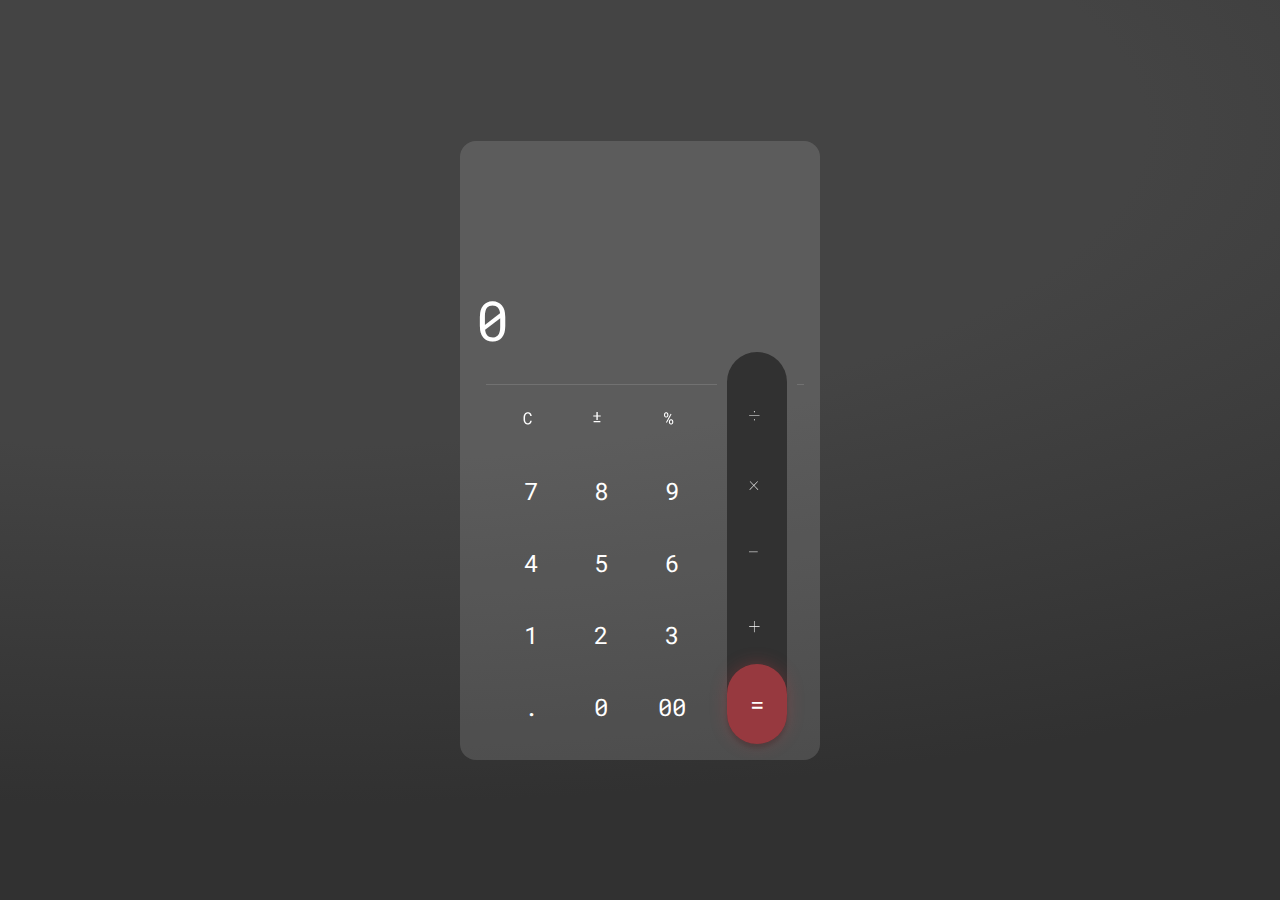
<file: index.html>
<!DOCTYPE html>
<html lang="en">
  <head>
    <meta charset="UTF-8" />
    <meta name="viewport" content="width=device-width, initial-scale=1.0" />
    <link rel="stylesheet" href="./main.css" />
    <link rel="preconnect" href="https://fonts.googleapis.com">
<link rel="preconnect" href="https://fonts.gstatic.com" crossorigin>
<link href="https://fonts.googleapis.com/css2?family=Roboto+Mono:ital,wght@0,100..700;1,100..700&display=swap" rel="stylesheet">
    <title>Calculator</title>
    <script src="calculator.js" defer></script>
  </head>
  <body>
    <main>
        <div class="output">
      <div id="operations"></div>
      <div id="result">0</div>
    </div>
      <div class="numPad">
        <div class="buttons">
          <button id="clear" onclick="numbers('clear')">
            <svg style="fill: var(--white)" >
              <use xlink:href="./sprite.svg#clear" />
            </svg> 
          </button>
          <button onclick="numbers('change-sign')">
            <svg style="fill: var(--white)" >
              <use xlink:href="./sprite.svg#sign-changer" />
            </svg>
          </button>
          <button onclick="operations('percentage')">
            <svg style="fill: var(--white)" >
              <use xlink:href="./sprite.svg#percentage" />
            </svg>
          </button>
          <button onclick="numbers('7')">7</button>
          <button onclick="numbers('8')">8</button>
          <button onclick="numbers('9')">9</button>
          <button onclick="numbers('4')">4</button>
          <button onclick="numbers('5')">5</button>
          <button onclick="numbers('6')">6</button>
          <button onclick="numbers('1')">1</button>
          <button onclick="numbers('2')">2</button>
          <button onclick="numbers('3')">3</button>
          <button onclick="numbers('decimal')">
          .
          </button>
          <button onclick="numbers('0')">0</button>
          <button onclick="numbers('00')">00</button>
        </div>
        <div class="buttonsIsland">
            <button onclick="operations('division')">
          <svg style="fill: var(--white)">
            <use xlink:href="./sprite.svg#division" />
          </svg>
        </button>
        <button onclick="operations('cross')">
          <svg style="fill: var(--white)" >
            <use xlink:href="./sprite.svg#cross" />
          </svg>
          </button>
          <button onclick="operations('minus')">
          <svg style="fill: var(--white)" >
            <use xlink:href="./sprite.svg#minus" />
          </svg>
          </button>
          <button onclick="operations('plus')">
          <svg style="fill: var(--white)" >
            <use xlink:href="./sprite.svg#plus" />
          </svg>
          </button>
          <button class="sum" onclick="calculate()">
        =
          </button>
        </div>
        <div class="border-t"></div>
      </div>
    </main>
  </body>
</html>
</file>
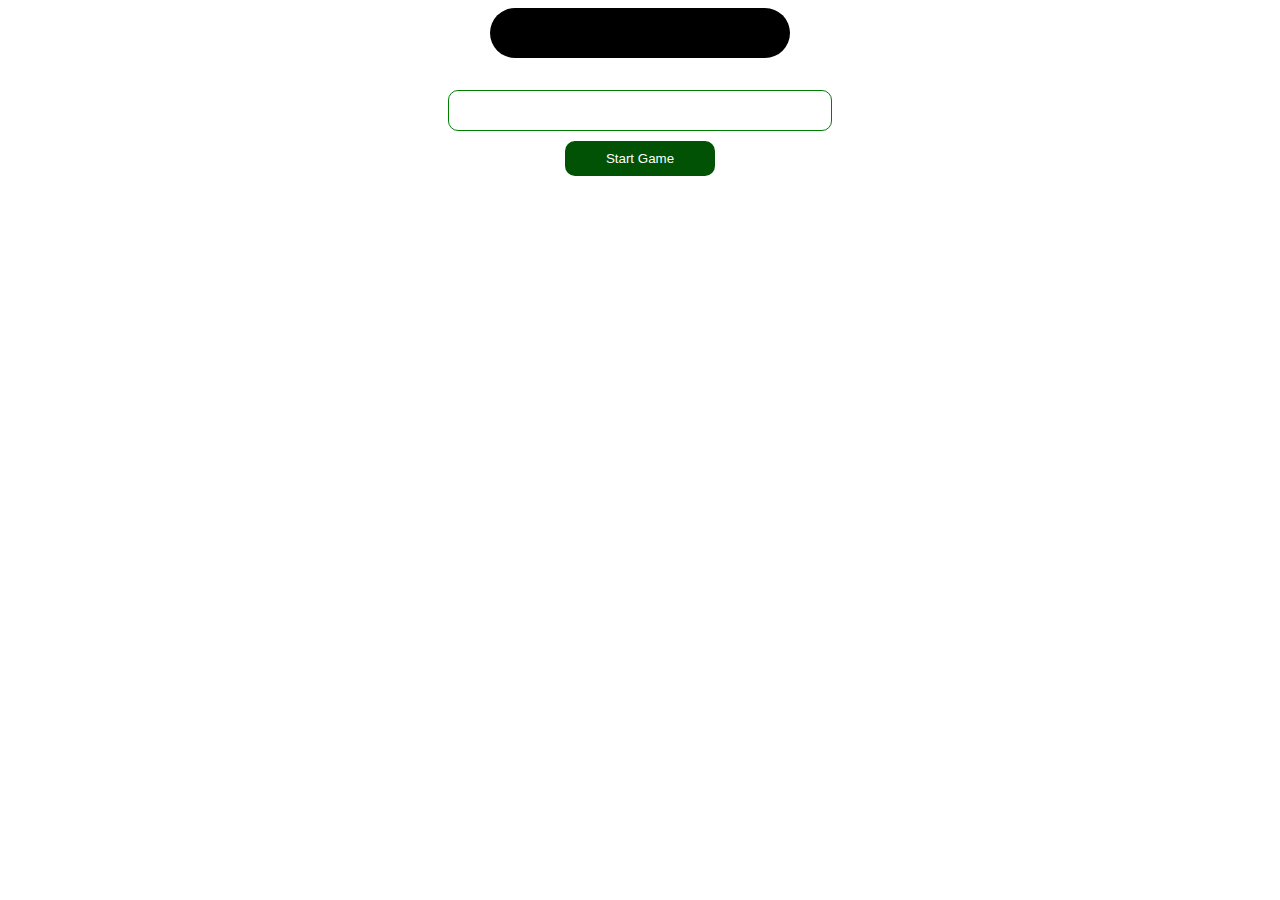
<file: index2.html>
<!DOCTYPE html>
<html lang="en">
<head>
    <meta charset="UTF-8">
    <meta name="viewport" content="width=device-width, initial-scale=1.0">
    <title>Dice Game</title>
    <script src="./dice.js" defer> </script>
    <style>

        *{
            box-sizing: border-box;
        }
        body{
            display: grid;
            justify-content: center;
        }

        .begin{
            display: flex;
            flex-direction: column;
            width: 100%;
            justify-content: center;
            align-items: center;
            gap:10px
        }

        .begin > input {
            width: 30vw;
            padding: 12px 24px;
            border-radius: 10px;
           outline: none;
            border: 1px solid green;
        }
        ::-webkit-inner-spin-button{
            display: none;
        }
        .begin  button{ 
            min-width: 150px;
       
            color: white;
            font-weight: 100;
            border: none;
            padding: 10px 16px;
            border-radius: 10px;
        }
        #resetGame{
            background-color: rgba(107, 2, 2, 0.747);
        }

        #startGame{
            background-color: rgb(1, 82, 5);
        }

     

        #throwDiceButton{
            display: flex;
            width: 100%;
            padding: 1rem;
            flex-wrap: wrap;
            gap:1rem;
        }

        #throwDiceButton > button{
           width: calc((100% / 12 ) * 3 - 1rem);
            padding: 2rem 0;
            border-radius: 12px;
            border: none;
            color:white
        }
        button:disabled{
            background: gray !important;
        }
        
        #result{
            display: flex;
            justify-content: flex-start;
            background-color: black;
            width: 300px;
            
            height: 50px;
            align-items: center;
            border-radius: 100px;
        }

        .resContainer{
            display: flex;
            justify-content: center;
        }
        .light{
            background-color: palegoldenrod;
            width: 45px;
            height: 45px;
            border-radius: 100px;
            margin:2px 2px;
            
        }

    </style>
</head>
<body>
    <div class="opponents">
      
    </div>
    <div class="resContainer">
    <div id="result">
   
    </div>
</div>
    <div id="throwDiceButton">
    </div>

<div class="begin">
<input id="userNumbers" defaultValue="1" type="number" >
<div>
<button id="startGame" onclick="startGame()">
   Start Game
</button>
<!-- <button id="resetGame" onclick="startHandler()">
    Restart Game
 </button> -->
</div>
</div>
</body>
</html>
</file>
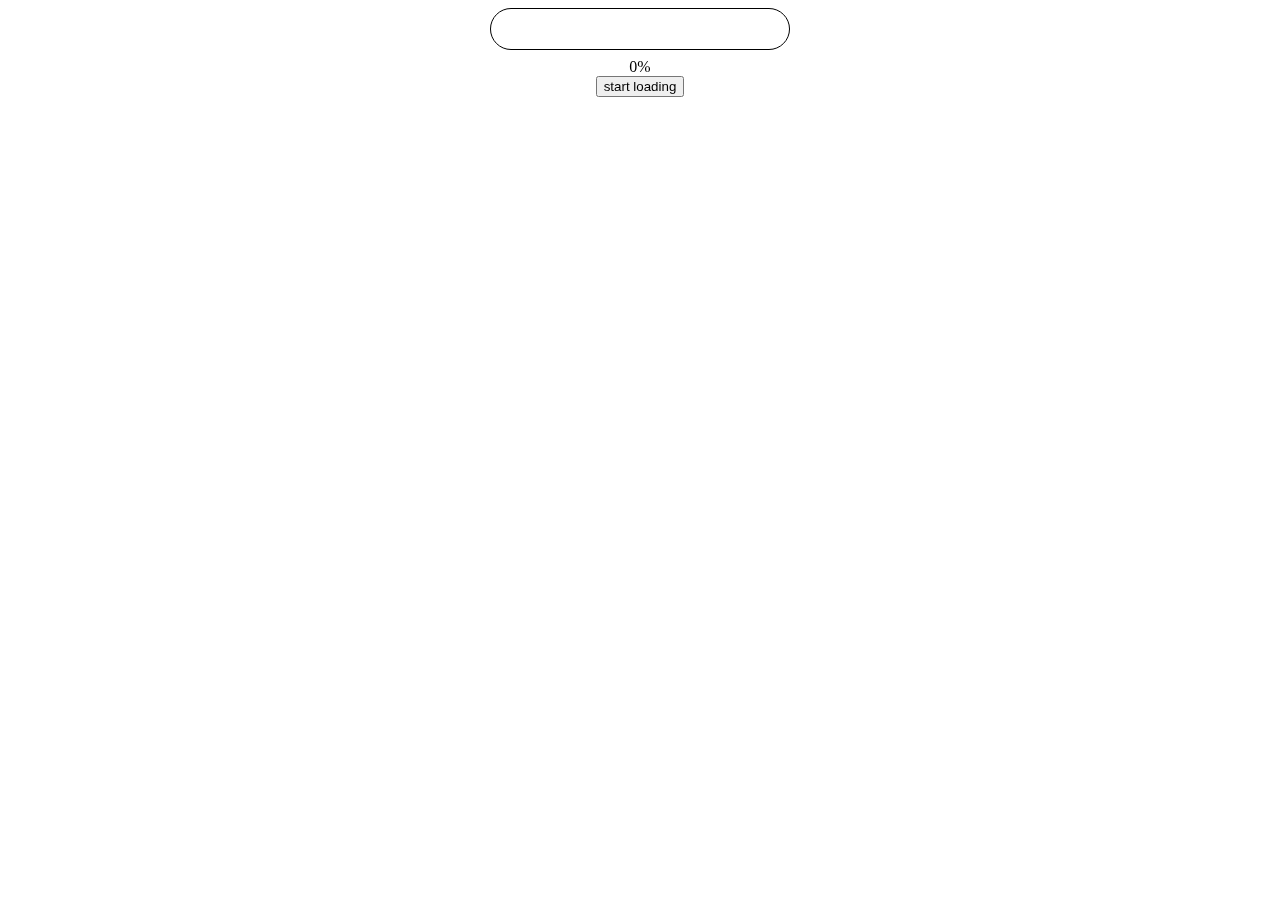
<file: loading.html>
<!DOCTYPE html>
<html lang="en">
<head>
    <meta charset="UTF-8">
    <meta name="viewport" content="width=device-width, initial-scale=1.0">
    <title>Document</title>
    <style>
         *{
            box-sizing: border-box;
         }
         body{
            display: flex;
            justify-content: center;
            flex-direction: column;
            align-items: center;
    
        }
        .loading{
            border: 1px solid black;
            border-radius: 100px;
            padding: 20px;
            mix-blend-mode:difference;
            color:transparent;
            background-clip: text;
            margin-bottom: 0.5rem;
            width: 100%;
            max-width: 300px;
            transition: 1s all;
            
           
        }

        .loadingBar
        button{
            background-color: green;
            color: white;
            padding: 4px 8px;
            width: 100px;
            margin-top: 2rem;
        }
    </style>
</head>
<body>
    <div class="loading">
        
    </div>
    <div class="loadingNumber">
        0%
    </div>
    <button onclick="loadingHandler()"> start loading </button>

</body>
<script src="./loading.js"></script>
</html>
</file>
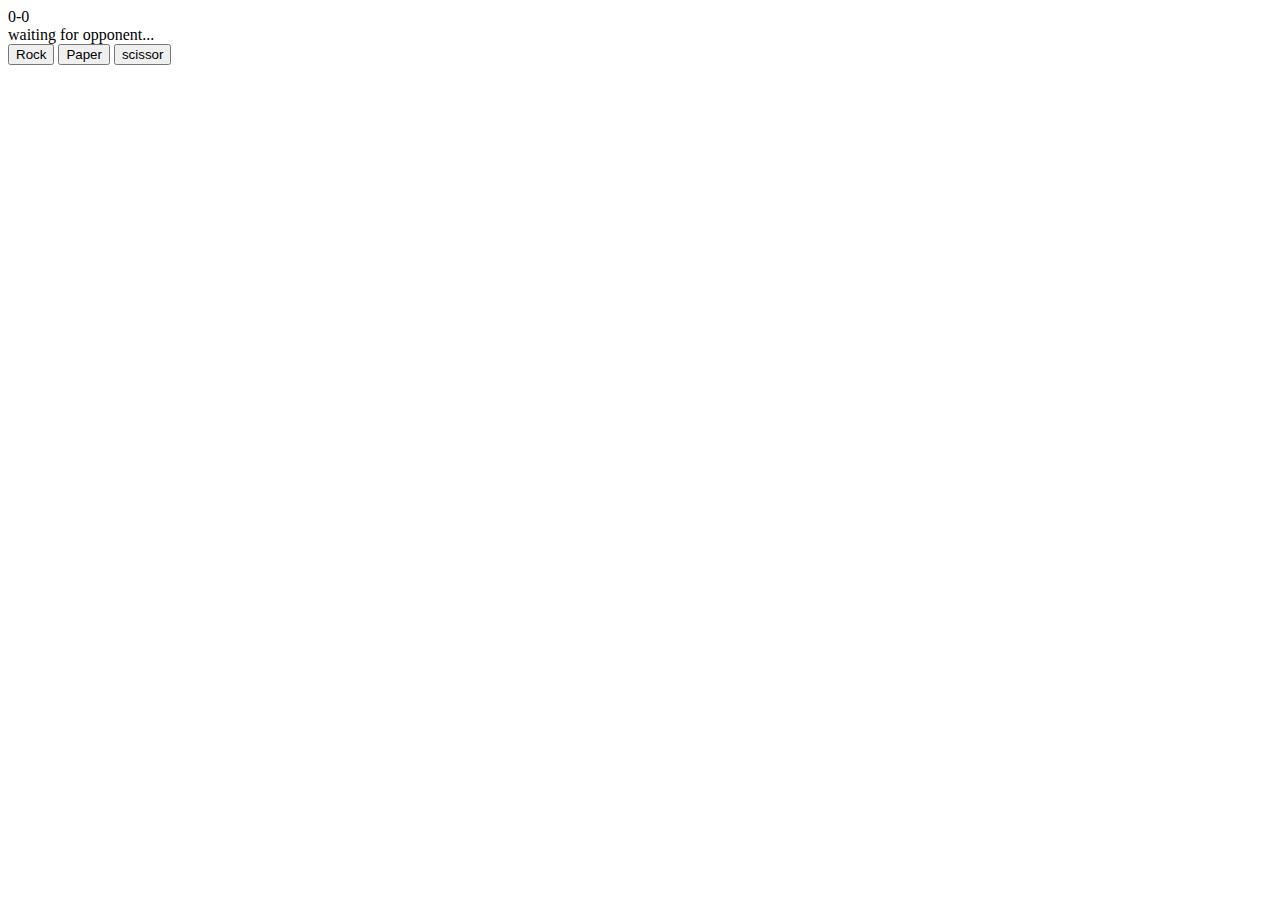
<file: meeting.html>
<!DOCTYPE html>
<html lang="en">
  <head>
    <meta charset="UTF-8" />
    <meta name="viewport" content="width=device-width, initial-scale=1.0" />
    <title>Document</title>
    <style>
        #startover{
            display: none;
        }
    </style>
  </head>
  <body>
    <div id="score"><span id="user">0</span>-<span id="comp">0</span></div>
    <div id="result">waiting for opponent...</div>
    <div id="controllers">
    <button onclick="player('rock')" id="rock">Rock</button>
    <button onclick="player('paper')" id="paper">Paper</button>
    <button onclick="player('scissor')" id="scissor">scissor</button>
    </div>  
    <button onclick="startOver()" id="startover">start over!</button>
  </body>
  <script src="./meeting.js"></script>
</html>
</file>
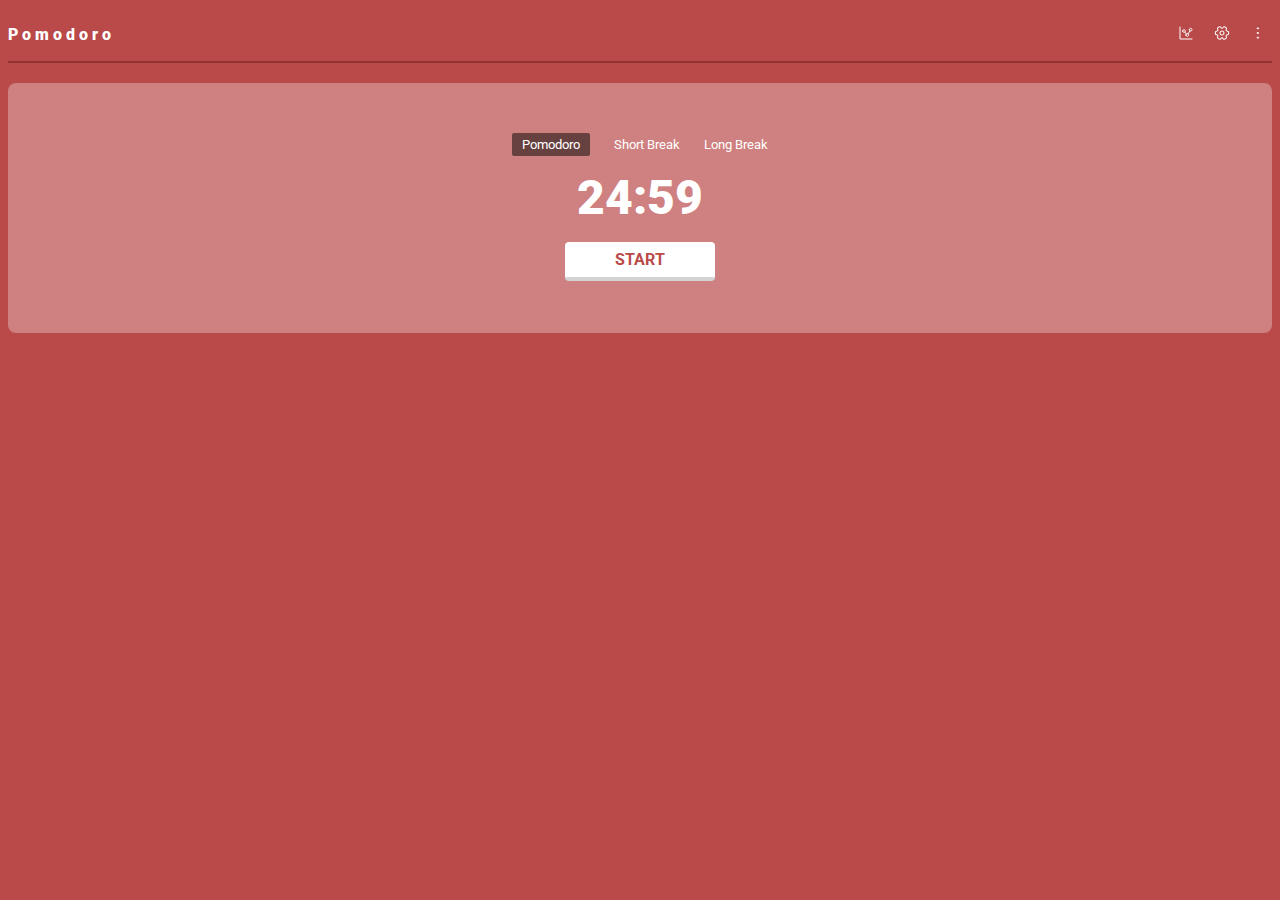
<file: pomodoro.html>
<!DOCTYPE html>
<html lang="en">
  <head>
    <meta charset="UTF-8" />
    <meta name="viewport" content="width=device-width, initial-scale=1.0" />
    <link rel="stylesheet" href="./pomodoro.css" />
    <title>Document</title>
    <link rel="preconnect" href="https://fonts.googleapis.com" />
    <link rel="preconnect" href="https://fonts.gstatic.com" crossorigin />
    <link
      href="https://fonts.googleapis.com/css2?family=Roboto:ital,wght@0,100;0,300;0,400;0,500;0,700;0,900;1,100;1,300;1,400;1,500;1,700;1,900&display=swap"
      rel="stylesheet"
    />
    <script defer src="./pomodoro.js"></script>
  </head>
  <body onload="docInit()">
  
      <header>
        <span>Pomodoro</span>
        <nav>
          <button><img src="./icons/charts.svg" alt="" /></button
          ><button onclick="dropDown('setting')"><img src="./icons/setting.svg" alt="" /></button
          ><button><img src="./icons/dots.svg" alt="" /></button>
        </nav>
        <div id="dropdown"><div class="settingParent"> <div>
            Pomodoro
        </div> <div class="wrapper"><label>minute <input type="text"></label> <label>second<input type="text"></label></div></div>
        <div class="settingParent"> <div>
            Short
        </div> <div class="wrapper"><label>minute <input type="text"></label> <label>second <input type="text"></label></div></div>
        <div class="settingParent"> <div>
            Long
        </div> <div class="wrapper"><label>minute <input type="text"></label> <label>second <input type="text"></label></div></div></div>
      </header>
      <div id="progressBar"> </div>
      <main id="render">
      
    </main>
    <template id="pomodoro">
        <section class="timer">
            <div class="options">
              <button onclick="render('pomodoro')">
                <span class="active">Pomodoro</span></button
              ><button onclick="render('short')"><span>Short Break</span></button
              ><button onclick="render('long')"><span>Long Break</span></button>
            </div>
            <div id="timer">
              <span id="minute"></span>:<span id="second"></span>
            </div>
            <div id="startBtn"><button onclick="startTimer()">START</button></div>
          </section>
    </template>
    
  </body>
</html>
</file>
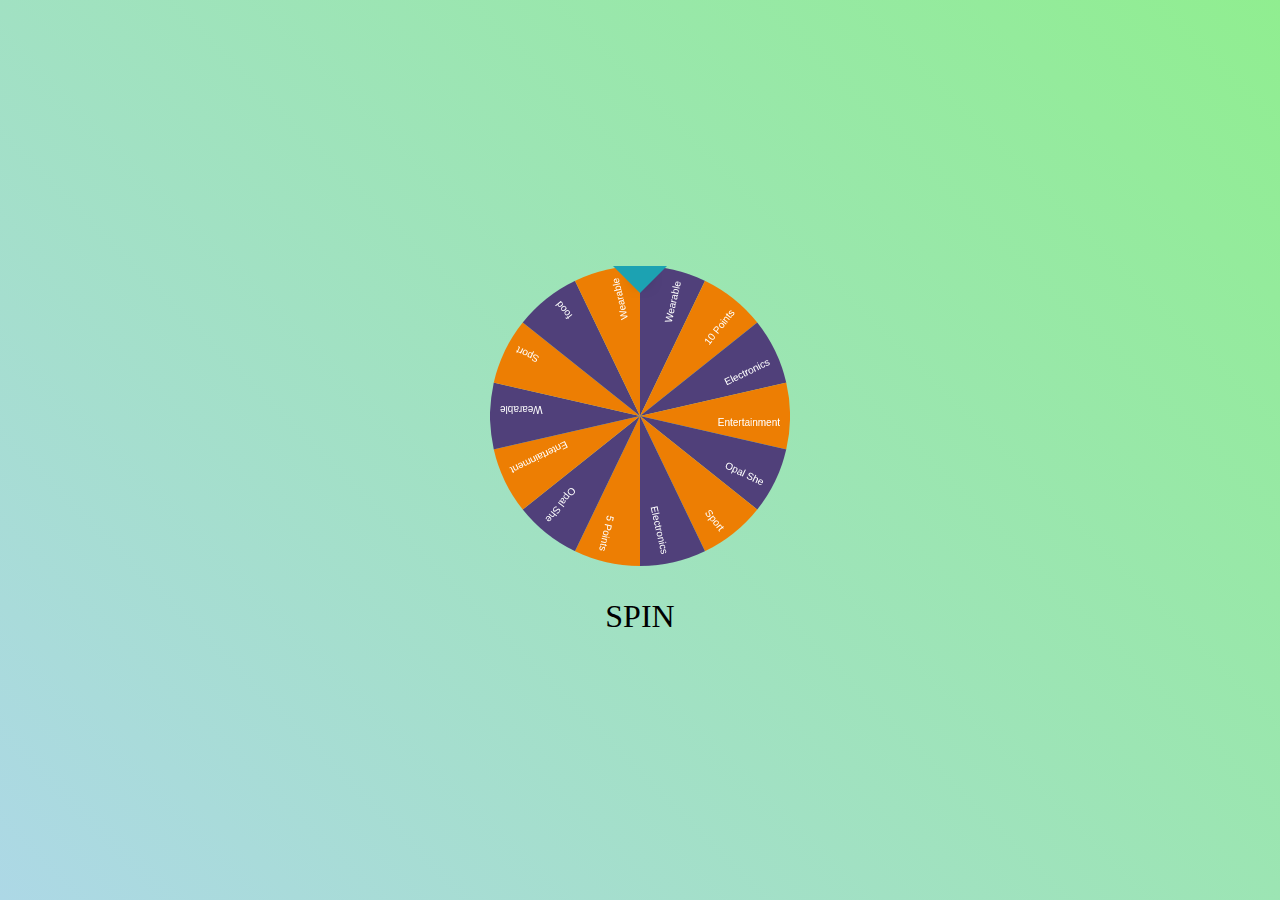
<file: wheel.html>
<!DOCTYPE html>
<html lang="en">
<head>
    <meta charset="UTF-8">
    <meta name="viewport" content="width=device-width, initial-scale=1.0">
    <title>Wheel</title>
    <script defer src="./wheel.js"></script>
    <style>
        * {
  margin: 0;
  padding: 0;
  box-sizing: border-box;
}

body {
  height: 100vh;
  background: linear-gradient(45deg, lightBlue, lightGreen);
  display: grid;
  place-items: center;
}

#wheelOfFortune {
  display: flex;
  flex-direction: column;
  align-items: center;
  gap: 2rem;
  font-size: 2rem;
  position: relative;
  overflow: hidden;

}

#wheel {
  display: block;
}

#spin {
  font: 1.5em/0 sans-serif;
  user-select: none;

  display: flex;
  justify-content: center;
  align-items: center;
  position: absolute;
  top: 10px;
  left: 50%;
    right: 50%;
  margin: 0;
  transform: rotate(180deg);

  box-shadow: 0 0 0 8px currentColor, 0 0px 15px 5px rgba(0, 0, 0, 0.6);
  border-radius: 50%;
  transition: 0.8s;
}

#spin::after {
  content: '';
  position: absolute;
  top: -17px;
  border: 150px solid transparent;
  border-bottom-color: #1ca2b2;
  border-top: none;
}

#spinText{
    cursor: pointer;
}

    </style>
</head>
<body>
    <div id="wheelOfFortune">
        <canvas id="wheel" width="300" height="300"></canvas>
        <div id="spin"></div>
        <div id="spinText">SPIN</div>
      </div>
</body>
</html>
</file>
<file: main.css>
:root {
  --white: #fff;
  --accent: #ca3e47;
  --Lightaccent: #ca3e47aa;
  --primary: #313131;
  --fadeWhite: #ffffff22;
}

*{
    font-family: "Roboto Mono";
    padding: 0;
    margin: 0;
    box-sizing: border-box;
}

body {

  background: radial-gradient(
    160.3% 78.68% at 16.98% 14.39%,
    #444444 45.19%,
    #313131 95.67%
  );
  width: 100vw;
  min-height: 100vh;
  display: flex;
  justify-content: center;
  align-items: center;
margin: 0 auto;
}


main {
  background: var(--fadeWhite);
  min-height: 480px;
  width: 360px;
  border-radius: 16px;
  padding: 1rem;
}

.numPad {
  display: flex;
  position: relative;
}

svg {
  width: 16px;
  height: 20px;
  display: flex;
  justify-content: center;
  align-items: center;
  text-align: center;
}

.buttons {
  display: grid;
  width: 100%;
  grid-template-columns: repeat(12, 1fr);
  border-top: 1px solid var(--fadeWhite);
  margin-inline: 10px;
  padding-inline: 10px;
  margin-top: 2rem;
}

button {
  color: var(--white);
  background-color: transparent;
  font-size: 24px;
  border: none;
  display: flex;
  justify-content: center;
  cursor: pointer;
  align-items: center;
}

.buttons button {
  grid-column: auto / 4 span;
  width: 70px;
  height: 70px;
}

.buttonsIsland {
  display: grid;
  width: 60px;
  align-items: center;
  grid-template-columns: repeat(1, 1fr);
  background-color: var(--primary);
  padding-top: 2rem;
  border-radius: 100px;
  position: relative;
}

.buttonsIsland button {
  grid-column: auto / 4 span;
  width: 60px;
  height: 70px;
}

.border-t {
  height: 100%;
  
  margin-top: 2rem;
  margin-left: 10px;
    width: 10px;
  
  border-top: 1px solid var(--fadeWhite);
}

.sum {
  box-shadow: 0px 0px 17px 0px #ca3e474d, 0px 4px 4px 0px #00000033;
  background: var(--Lightaccent);
  border-radius: 100px;
  padding: 40px 0;
  
}


#operations{
    height: 135px;
    overflow: hidden;
    display: grid;
    align-items: flex-end;
    width: 100%;
    color: var(--white);
    opacity: 0.3;
    font-size: 26px;
}

#result{
    height: 60px;
    width: 100%;
    font-size: 55px;
    font-weight: 400;
    line-height: 1;
    color: var(--white);
    overflow-y: scroll;
    padding-bottom: 24px;
    margin-right: 15px;

}
::-webkit-scrollbar{
    display: none;
}
</file>
<file: pomodoro.css>
* {
  box-sizing: border-box;
  font-family: "roboto";
}

body {
  background-color: rgb(186, 73, 73);
}

header {
  display: flex;
  justify-content: space-between;
  align-items: center;
  padding: 1rem 0;
  color: white;
  font-weight: 900;
  letter-spacing: 4px;
}

#progressBar {
  transition: 500ms background;
  display: block;
  height: 2px;
}

nav {
  display: flex;
  gap: 0.5rem;
}

nav > button {
  cursor: pointer;
  background-color: transparent;
  border: none;
}

.options {
  display: flex;
  font-size: 0.8rem;
  gap: 12px;
  align-items: center;
}

.active {
  background-color: rgba(0, 0, 0, 0.5);
  padding: 4px 10px;
  border-radius: 2px;
}

.timer {
  margin-top: 20px;
  background-color: rgba(255, 255, 255, 0.3);
  height: 250px;
  display: flex;
  flex-direction: column;
  justify-content: center;
  align-items: center;
  align-content: center;
  gap: 1rem;
  border-radius: 0.5rem;
}

.timer button {
  background-color: transparent;
  border: none;
  color: white;
}

#timer {
  font-size: 3rem;
  font-weight: 900;
  color: white;
}

#startBtn > * {
  font-size: 1rem;
  display: flex;
  font-weight: 700;
  color: rgb(186, 73, 73);
  min-width: 150px;
  padding: 8px 16px;
  justify-content: center;
  background-color: white;
  border: none;
  border-bottom: 4px solid lightgray;
  border-radius: 4px;
}

#dropdown {
  background-color: white;
  border-radius: 16px;
  width: 300px;
  height: 300px;
  position: absolute;
  right: 1rem;
  top: -100%;
  opacity: 0.1;
  padding: 1rem;
  color: black;
  transition: 1s top;
}

input {
  height: 30px;
  width: 30px;
}

.settingParent {
  display: flex;
  gap: 4px;
  flex-direction: column;
}

label {
  font-size: 1rem;
  display: flex;
  flex-direction: column;
  gap: 4px;
  letter-spacing: normal;
}

.wrapper {
  gap: 1rem;
  display: flex;
  margin: 5px;
}
</file>
